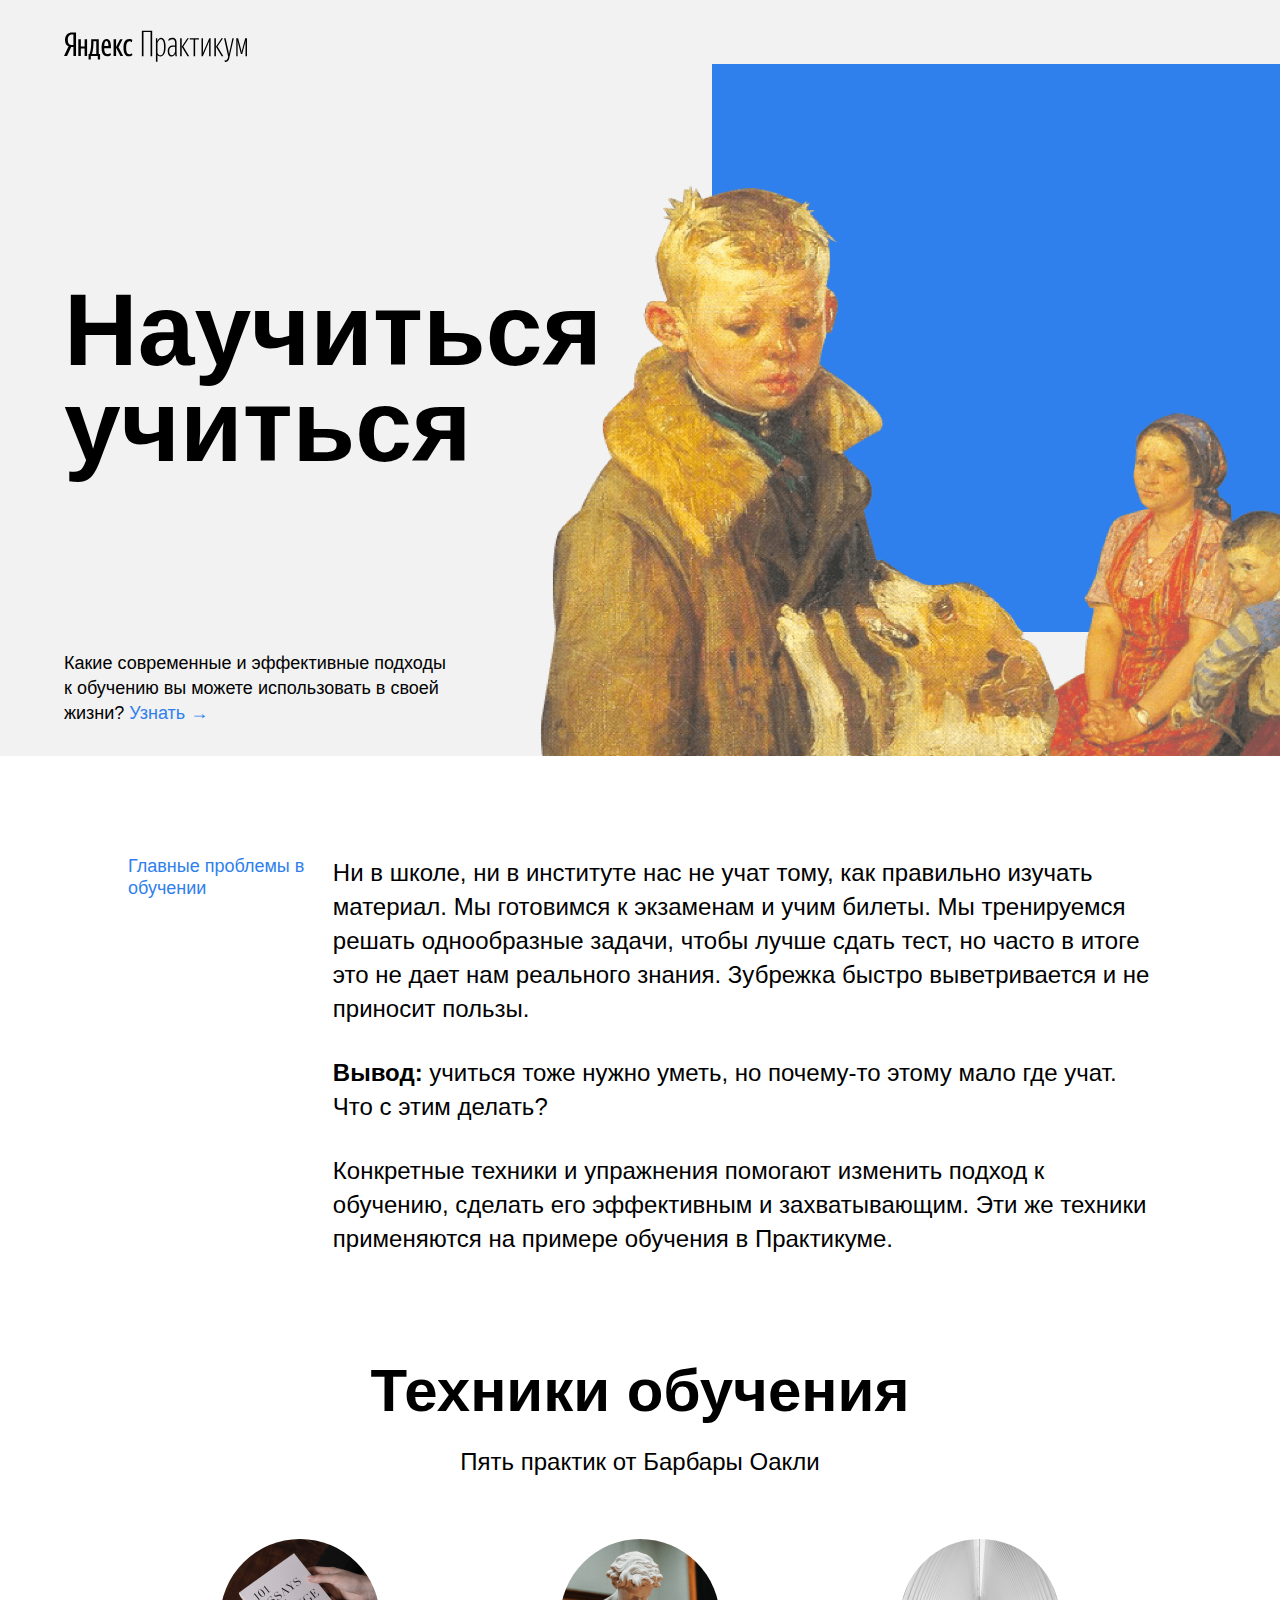
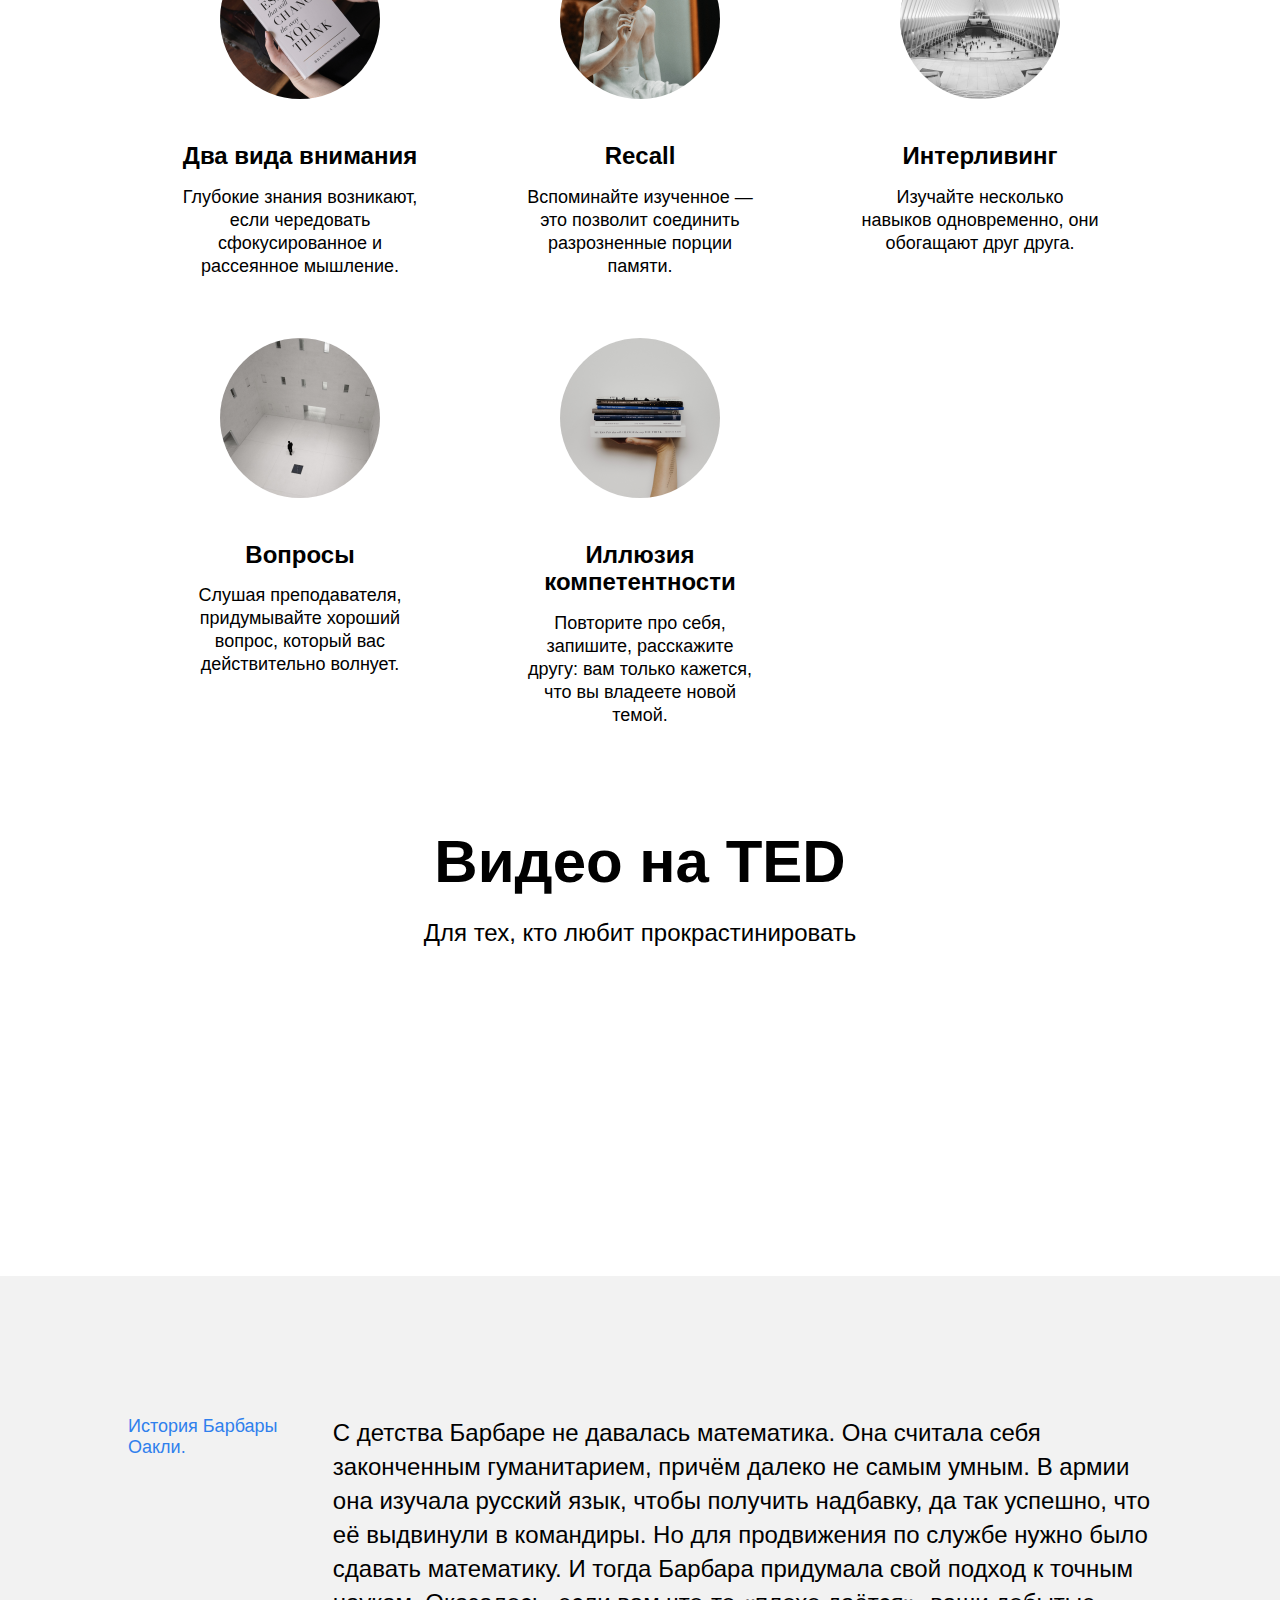
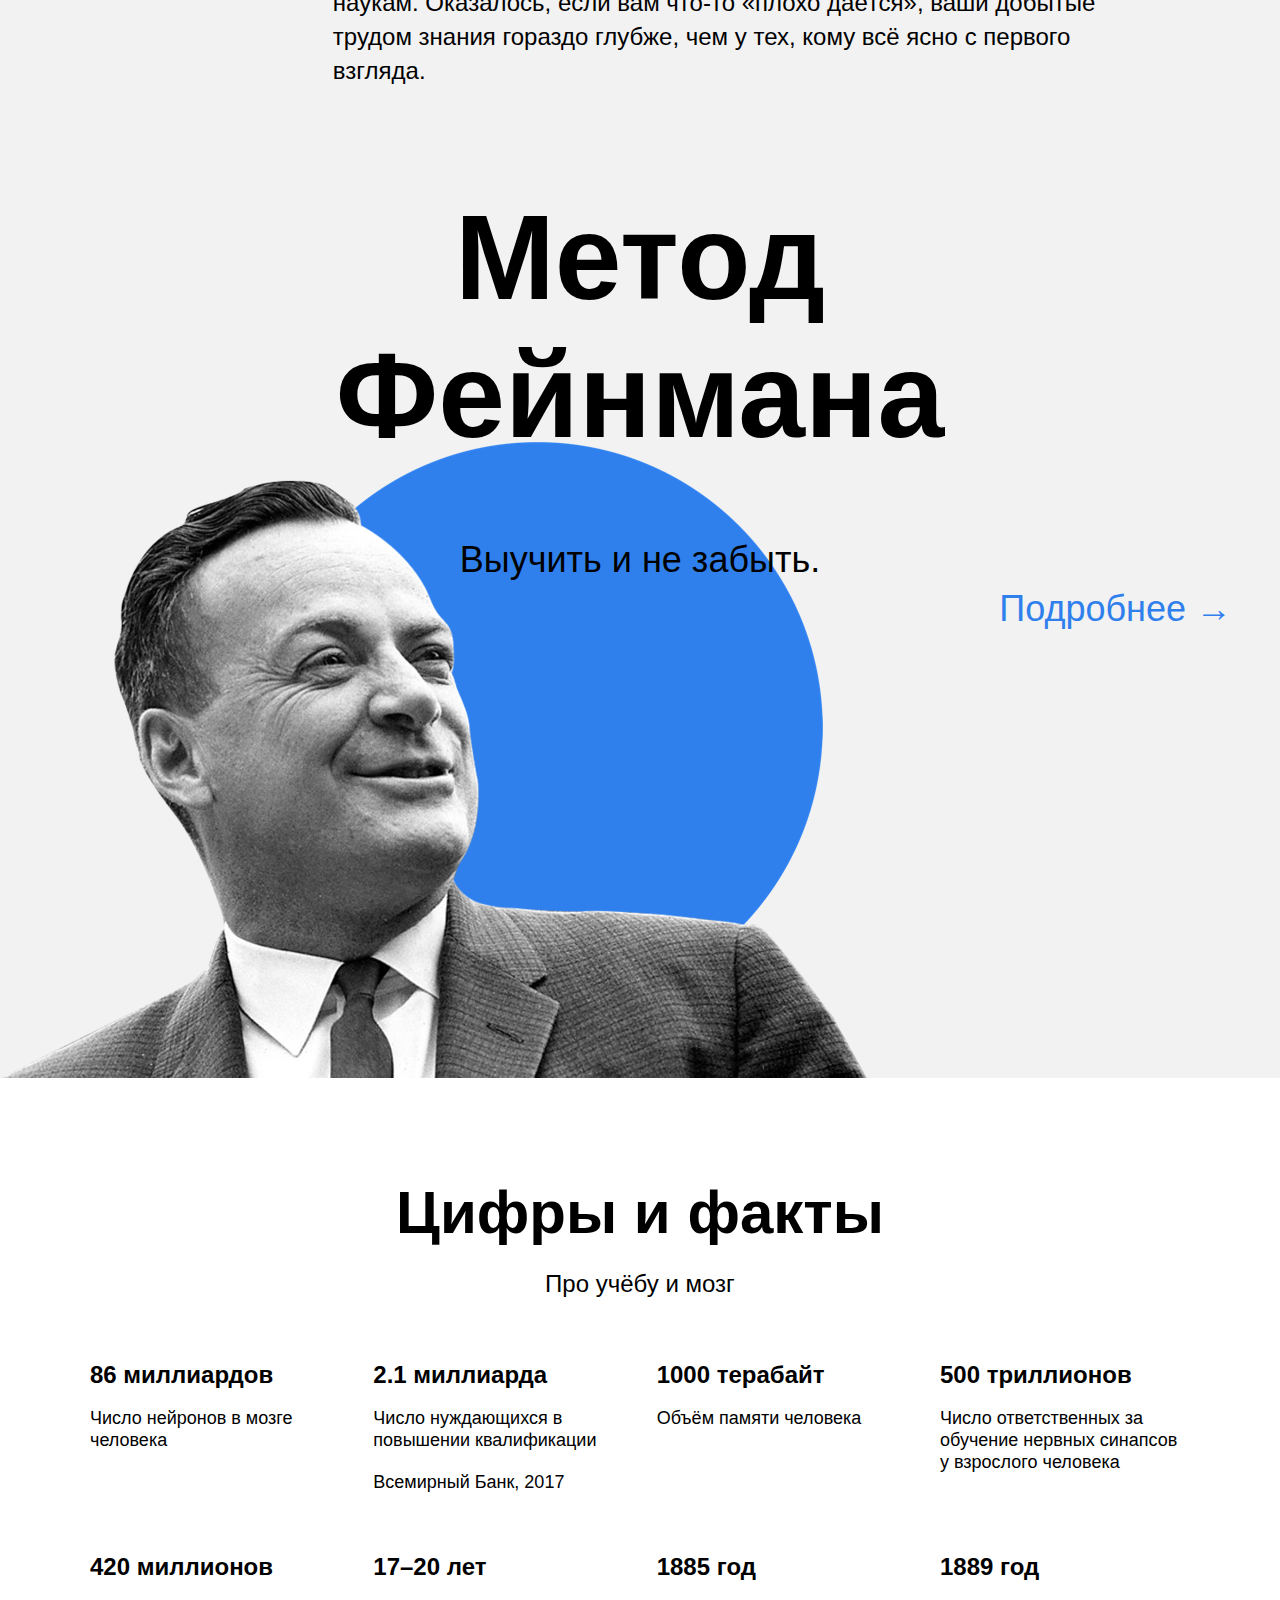
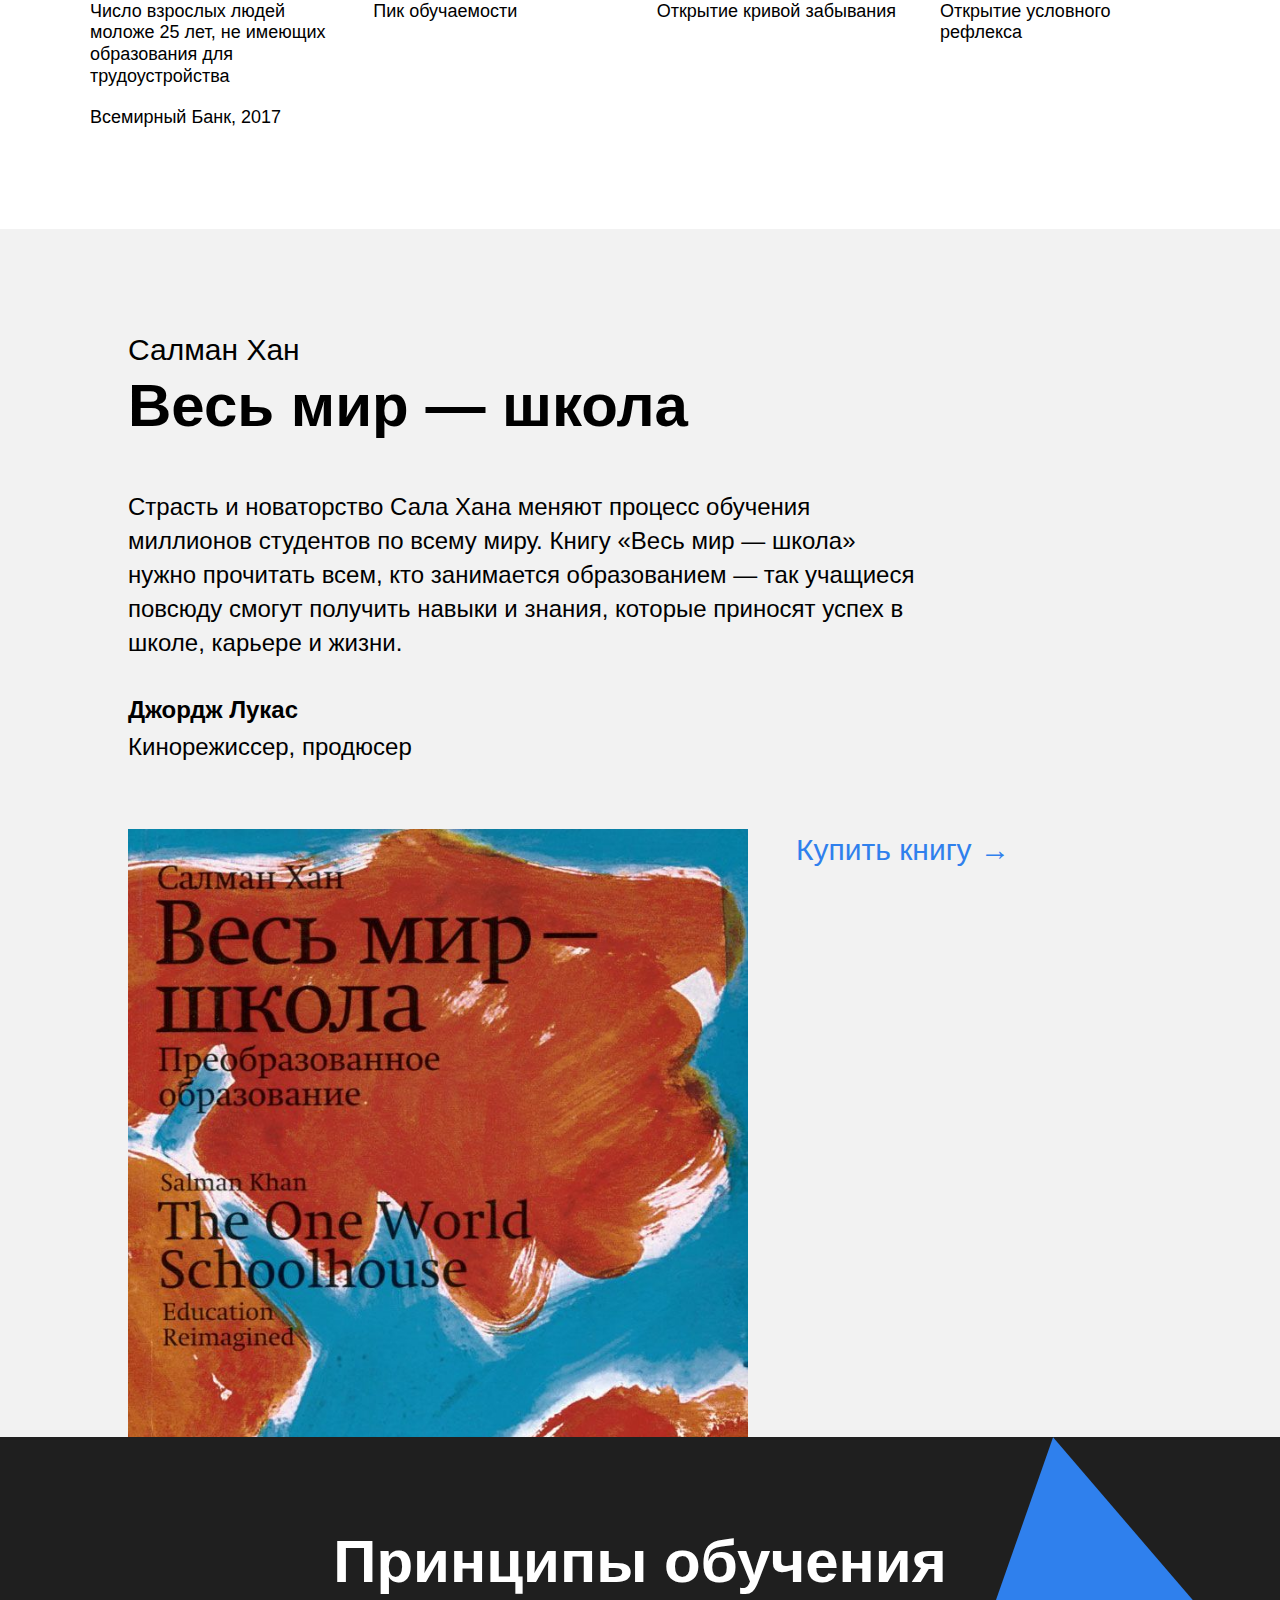
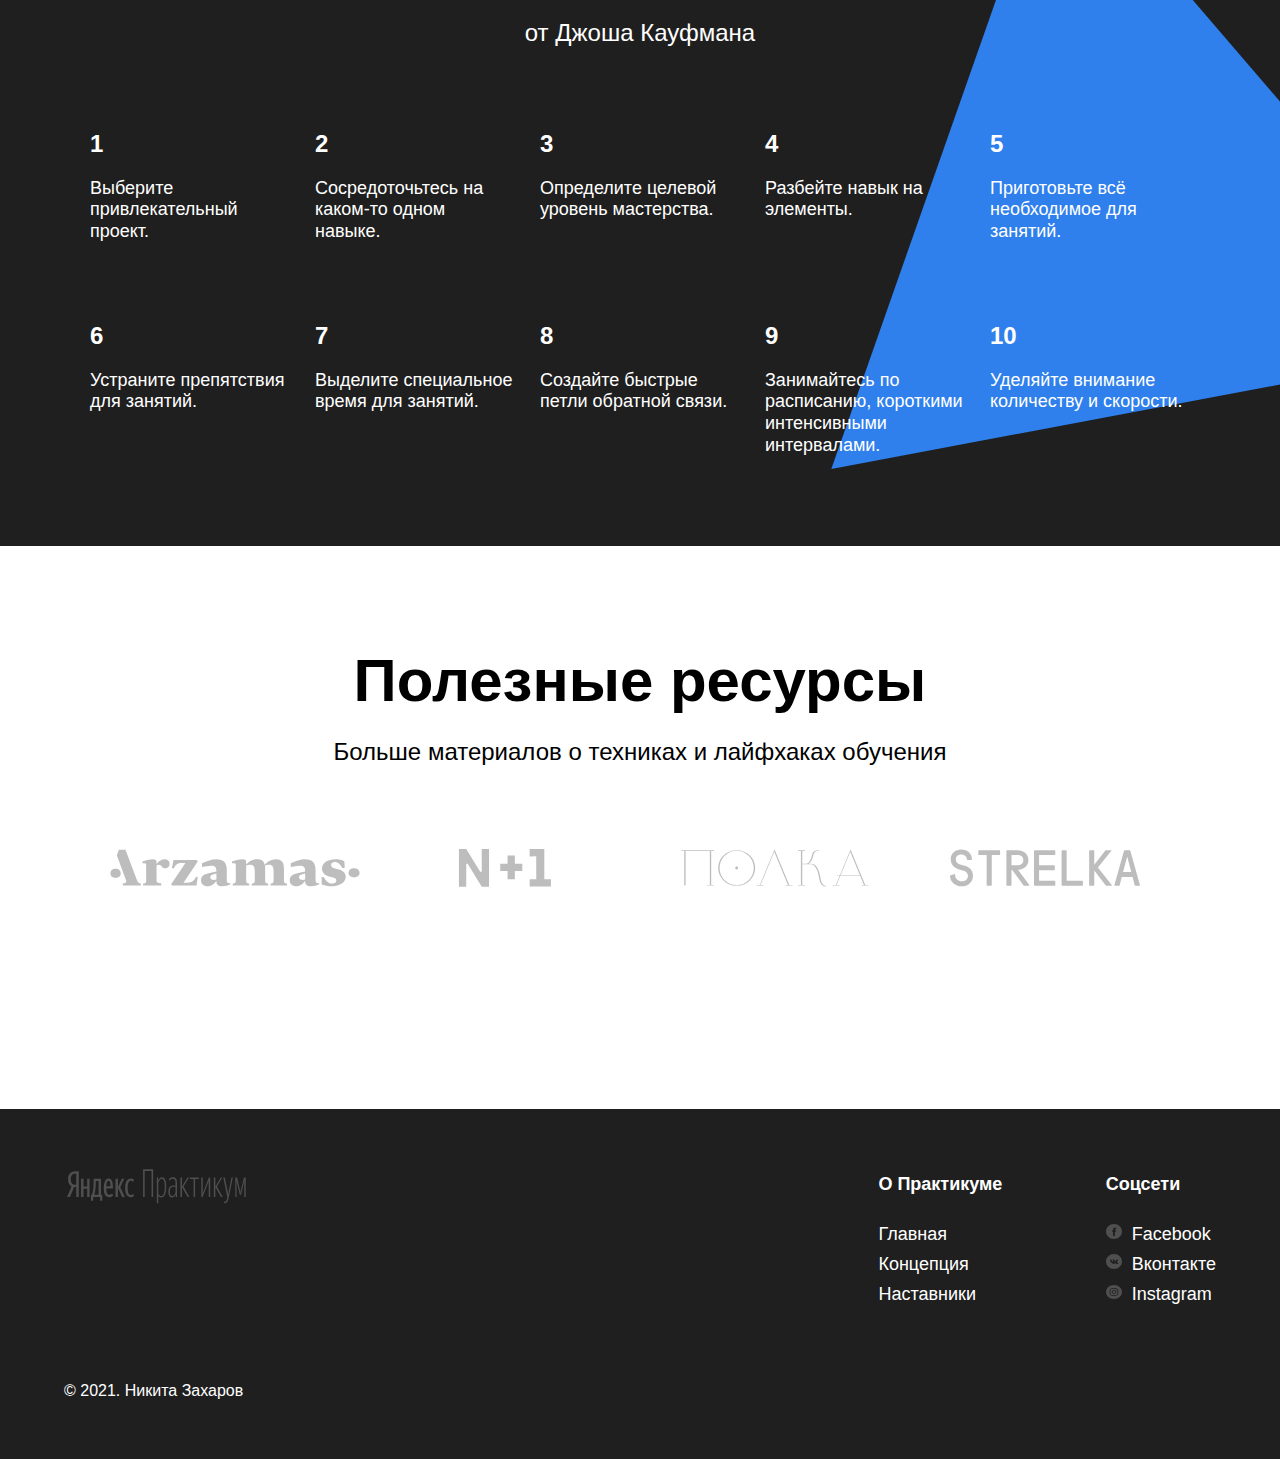
<file: index.html>
<!DOCTYPE html>
<html lang="ru">
<head>
  <meta charset="UTF-8">
  <meta name="viewport" content="width=device-width, initial-scale=1.0">
  <title>Научиться учиться</title>
  <link rel="stylesheet" href="./pages/index.css">
</head>
<body>
  <div class="page">

    <header class="header">
      <img class="logo logo_place_header" src="images/logo_place_header.svg" alt="Логотип Яндекс Практикум">
      <h1 class="header__title">Научиться учиться</h1>
      <p class="header__subtitle">Какие современные и эффективные подходы к обучению вы можете использовать в своей жизни?
        <a href="#" class="header__link" target="_blank">Узнать &rarr;</a>
      </p>
      <img class="header__main-illustration" src="images/header-image.png" alt="Картинка Опять Двойка">
      <div class="header__square-pic rotation"></div>

    </header>
    <main class="content">
      <section class="description">
        <article class="two-columns">
          <h2 class="two-columns__brief">Главные проблемы в обучении</h2>
          <div class="two-columns__main-text">
            <p class="two-columns__paragraph">Ни в школе, ни в институте нас не учат тому, как правильно изучать материал. Мы готовимся к экзаменам и учим билеты. Мы тренируемся решать однообразные задачи, чтобы лучше сдать тест, но часто в итоге это не дает нам реального знания. Зубрежка быстро выветривается и не приносит пользы.</p>
            <p class="two-columns__paragraph">
              <span class="two-columns__span-accent">Вывод:</span> учиться тоже нужно уметь, но почему-то этому мало где учат. Что с этим делать?
            </p>
            <p class="two-columns__paragraph">Конкретные техники и упражнения помогают изменить подход к обучению, сделать его эффективным и захватывающим. Эти же техники применяются на примере обучения в Практикуме.</p>
          </div>
        </article>
      </section>

      <section class="techniques">
        <h2 class="section-title">Техники обучения</h2>
        <h3 class="section-subtitle">Пять практик от Барбары Оакли</h3>
        <ul class="cards">
          <li class="cards__item">
            <img class="cards__image" src="./images/cards-attention.png" alt="два вида внимания">
            <h4 class="cards__title">Два вида внимания</h4>
            <p class="cards__description">Глубокие знания возникают, если чередовать сфокусированное и рассеянное мышление.</p>
          </li>
          <li class="cards__item">
            <img class="cards__image" src="./images/cards-recall.png" alt="Отзыв">
            <h4 class="cards__title">Recall</h4>
            <p class="cards__description">Вспоминайте изученное — это позволит соединить разрозненные порции памяти.</p>
          </li>
          <li class="cards__item">
            <img class="cards__image" src="./images/cards-interliving.png" alt="Интерливинг">
            <h4 class="cards__title">Интерливинг</h4>
            <p class="cards__description">Изучайте несколько навыков одновременно, они обогащают друг друга.</p>
          </li>
          <li class="cards__item">
            <img class="cards__image" src="./images/cards-question.png" alt="Вопросы">
            <h4 class="cards__title">Вопросы</h4>
            <p class="cards__description">Слушая преподавателя, придумывайте хороший вопрос, который вас действительно волнует.</p>
          </li>
          <li class="cards__item">
            <img class="cards__image" src="./images/cards-competence.png" alt="Иллюзия компетентности">
            <h4 class="cards__title">Иллюзия компетентности</h4>
            <p class="cards__description">Повторите про себя, запишите, расскажите другу: вам только кажется, что вы владеете новой темой.</p>
          </li>
        </ul>
      </section>

      <section class="video">
        <h2 class="section-title">Видео нa TED</h2>
        <h3 class="section-subtitle">Для тех, кто любит прокрастинировать</h3>
        <div class="video__iframes">
          <iframe class="video__iframe" src="https://www.youtube.com/embed/5MgBikgcWnY" allow="accelerometer; autoplay; clipboard-write; encrypted-media; gyroscope; picture-in-picture" allowfullscreen></iframe>
          <iframe class="video__iframe" src="https://www.youtube.com/embed/arj7oStGLkU" allow="accelerometer; autoplay; clipboard-write; encrypted-media; gyroscope; picture-in-picture" allowfullscreen></iframe>
        </div>
      </section>

      <section class="oakley">
        <article class="two-columns">
          <h2 class="two-columns__brief">История Барбары Оакли.</h2>
          <div class="two-columns__main-text">
            <p class="two-columns__paragraph">С детства Барбаре не давалась математика. Она считала себя законченным гуманитарием, причём далеко не самым умным. В армии она изучала русский язык, чтобы получить надбавку, да так успешно, что её выдвинули в командиры. Но для продвижения по службе нужно было сдавать математику. И тогда Барбара придумала свой подход к точным наукам. Оказалось, если вам что-то «плохо даётся», ваши добытые трудом знания гораздо глубже, чем у тех, кому всё ясно с первого взгляда.</p>
          </div>
        </article>
      </section>

      <section class="feynman">
        <h2 class="feynman__title">Метод Фейнмана</h2>
        <p class="feynman__subtitle">Выучить и не забыть.</p>
        <a class="feynman__link" href="#" target="_blank">Подробнее &rarr;</a>
        <img class="feynman__photo" src="images/feynman.png" alt="фотография Фейнмана">
      </section>

      <section class="digits">
        <h2 class="section-title">Цифры и факты</h2>
        <h3 class="section-subtitle">Про учёбу и мозг</h3>
        <ul class="table">
          <li class="table__cell">
            <h4 class="table__heading">86 миллиардов</h4>
            <p class="table__text">Число нейронов в мозге человека</p>
          </li>
          <li class="table__cell">
            <h4 class="table__heading">2.1 миллиарда</h4>
            <p class="table__text">Число нуждающихся в повышении квалификации</p>
              <p class="table__text">Всемирный Банк, 2017</p>
          </li>
          <li class="table__cell">
            <h4 class="table__heading">1000 терабайт</h4>
            <p class="table__text">Объём памяти человека</p>
          </li>
          <li class="table__cell">
            <h4 class="table__heading">500 триллионов</h4>
            <p class="table__text">Число ответственных за обучение нервных синапсов у взрослого человека</p>
          </li>
          <li class="table__cell">
            <h4 class="table__heading">420 миллионов</h4>
            <p class="table__text">Число взрослых людей моложе 25 лет, не имеющих образования для трудоустройства</p>
              <p class="table__text">Всемирный Банк, 2017</p>
          </li>
          <li class="table__cell">
            <h4 class="table__heading">17–20 лет</h4>
            <p class="table__text">Пик обучаемости</p>
          </li>
          <li class="table__cell">
            <h4 class="table__heading">1885 год</h4>
            <p class="table__text">Открытие кривой забывания</p>
          </li>
          <li class="table__cell">
            <h4 class="table__heading">1889 год</h4>
            <p class="table__text">Открытие условного рефлекса</p>
          </li>
        </ul>
      </section>

      <section class="khan">
        <div class="khan__container">
          <p class="khan__author">Салман Хан</p>
          <h2 class="khan__title">Весь мир — школа</h2>
          <p class="khan__quote">Страсть и новаторство Сала Хана меняют процесс обучения миллионов студентов по всему миру. Книгу «Весь мир — школа» нужно прочитать всем, кто занимается образованием — так учащиеся повсюду смогут получить навыки и знания, которые приносят успех в школе, карьере и жизни.</p>
          <p class="khan__quote-author">Джордж Лукас</p>
          <p class="khan__quote-author-subline">Кинорежиссер, продюсер</p>
          <div class="khan__book-container">
            <img class="khan__book-pic" src="./images/khan-book.jpg" alt="Книга Салман Хан Весь мир-школа">
            <a class="khan__buy-link" href="#" target="_blank">Купить книгу &rarr;</a>
          </div>
        </div>
      </section>

      <section class="kaufman">
        <h2 class="section-title section-title_theme_dark">Принципы обучения</h2>
        <h3 class="section-subtitle section-subtitle_theme_dark">от Джоша Кауфмана</h3>
        <ul class="table table_theme_dark">
          <li class="table__cell table__cell_theme_dark">
            <h4 class="table__heading table__heading_theme_dark">1</h4>
            <p class="table__text table__text_theme_dark">Выберите привлекательный проект.</p>
          </li>
          <li class="table__cell table__cell_theme_dark">
            <h4 class="table__heading table__heading_theme_dark">2</h4>
            <p class="table__text table__text_theme_dark">Сосредоточьтесь на каком-то одном навыке.</p>
          </li>
          <li class="table__cell table__cell_theme_dark">
            <h4 class="table__heading table__heading_theme_dark">3</h4>
            <p class="table__text table__text_theme_dark">Определите целевой уровень мастерства.</p>
          </li>
          <li class="table__cell table__cell_theme_dark">
            <h4 class="table__heading table__heading_theme_dark">4</h4>
            <p class="table__text table__text_theme_dark">Разбейте навык на элементы.</p>
          </li>
          <li class="table__cell table__cell_theme_dark">
            <h4 class="table__heading table__heading_theme_dark">5</h4>
            <p class="table__text table__text_theme_dark">Приготовьте всё необходимое для занятий.</p>
          </li>
          <li class="table__cell table__cell_theme_dark">
            <h4 class="table__heading table__heading_theme_dark">6</h4>
            <p class="table__text table__text_theme_dark">Устраните препятствия для занятий.</p>
          </li>
          <li class="table__cell table__cell_theme_dark">
            <h4 class="table__heading table__heading_theme_dark">7</h4>
            <p class="table__text table__text_theme_dark">Выделите специальное время для занятий.</p>
          </li>
          <li class="table__cell table__cell_theme_dark">
            <h4 class="table__heading table__heading_theme_dark">8</h4>
            <p class="table__text table__text_theme_dark">Создайте быстрые петли обратной связи.</p>
          </li>
          <li class="table__cell table__cell_theme_dark">
            <h4 class="table__heading table__heading_theme_dark">9</h4>
            <p class="table__text table__text_theme_dark">Занимайтесь по расписанию, короткими интенсивными интервалами.</p>
          </li>
          <li class="table__cell table__cell_theme_dark">
            <h4 class="table__heading table__heading_theme_dark">10</h4>
            <p class="table__text table__text_theme_dark">Уделяйте внимание количеству и скорости.</p>
          </li>
        </ul>
        <div class="kaufman__triangle rotation">
        </div>
      </section>

      <section class="resources">
        <h2 class="section-title">Полезные ресурсы</h2>
        <h3 class="section-subtitle">Больше материалов о техниках и лайфхаках обучения</h3>
        <ul class="resources__logo-zone">
          <li><a href="#" target="_blank"><img class="resources__logo" src="./images/logo/resources-arzamas.svg" alt="Арзамас"></a></li>
          <li><a href="#" target="_blank"><img class="resources__logo" src="./images/logo/resources-n1.svg" alt="н+1"></a></li>
          <li><a href="#" target="_blank"><img class="resources__logo" src="./images/logo/resources-polka.svg" alt="полка"></a></li>
          <li><a href="#" target="_blank"><img class="resources__logo" src="./images/logo/resources-strelka.svg" alt="стрелка"></a></li>
        </ul>
      </section>
    </main>
    <footer class="footer">
      <section class="footer__columns">
        <div class="footer__column footer__column_content_copyright">
          <img class="logo logo_place_footer" src="images/logo_place_footer.svg" alt="Логотип Яндекс Практикум">
          <p class="footer__author">&#169; 2021. Никита Захаров</p>
        </div>
        <nav class="footer__column footer__column_content_info">
          <h3 class="footer__column-heading">О Практикуме</h3>
          <ul class="footer__column-links">
            <li><a class="footer__column-link" href="#" target="_blank">Главная</a></li>
            <li><a class="footer__column-link" href="#" target="_blank">Концепция</a></li>
            <li><a class="footer__column-link" href="#" target="_blank">Наставники</a></li>
          </ul>
        </nav>
        <nav class="footer__column footer__column_content_social">
          <h3 class="footer__column-heading">Соцсети</h3>
          <ul class="footer__column-links">
            <li><a class="footer__column-link" target="_blank" href="https://www.facebook.com/yandex.praktikum/"><img class="footer__social-icon" src="images/facebook_color_white.svg" alt="Фэйсбук">Facebook</a></li>
            <li><a class="footer__column-link" target="_blank" href="https://vk.com/yandex.praktikum"><img class="footer__social-icon" src="images/vk_color_white.svg" alt="Вконтакте">Вконтакте</a></li>
            <li><a class="footer__column-link" target="_blank" href="https://www.instagram.com/yndx.praktikum/"><img class="footer__social-icon" src="images/instagram_color_white.svg" alt="Инстаграм">Instagram</a></li>
          </ul>
        </nav>
      </section>
    </footer>
  </div>
</body>
</html>
</file>
<file: pages/index.css>
@import url(../vendor/normalize.css);
@import url(../bloсks/page/page.css);
@import url(../bloсks/description/description.css);
@import url(../bloсks/digits/digits.css);
@import url(../bloсks/feynman/feynman.css);
@import url(../bloсks/feynman/__photo/feynman__foto.css);
@import url(../bloсks/feynman/__link/feynman__link.css);
@import url(../bloсks/feynman/__subtitle/feynman__subtitle.css);
@import url(../bloсks/feynman/__title/feynman__title.css);
@import url(../bloсks/footer/footer.css);
@import url(../bloсks/footer/__author/footer__author.css);
@import url(../bloсks/footer/__column-heading/footer__column-heading.css);
@import url(../bloсks/footer/__column-link/footer__column-link.css);
@import url(../bloсks/footer/__column-links/footer__column-links.css);
@import url(../bloсks/footer/__column/footer__column.css);
@import url(../bloсks/footer/__column/_content/footer__column_content_copyright.css);
@import url(../bloсks/footer/__column/_content/footer__column_content_social.css);
@import url(../bloсks/footer/__columns/footer__columns.css);
@import url(../bloсks/footer/__social-icon/footer__social-icon.css);
@import url(../bloсks/header/header.css);
@import url(../bloсks/header/__link/header__link.css);
@import url(../bloсks/header/__main-illustration/header__main-illustration.css);
@import url(../bloсks/header/__square-pic/header__square-pic.css);
@import url(../bloсks/header/__subtitle/header__subtitle.css);
@import url(../bloсks/header/__title/header__title.css);
@import url(../bloсks/kaufman/kaufman.css);
@import url(../bloсks/kaufman/__triangle/kaufman__triangle.css);
@import url(../bloсks/logo/logo.css);
@import url(../bloсks/logo/_place/logo_place_footer.css);
@import url(../bloсks/logo/_place/logo_place_header.css);
@import url(../bloсks/rotation/rotation.css);
@import url(../bloсks/section-subtitle/section-subtitle.css);
@import url(../bloсks/section-subtitle/_theme/section-subtitle_theme_dark.css);
@import url(../bloсks/section-title/section-title.css);
@import url(../bloсks/section-title/_theme/section-title_theme_dark.css);
@import url(../bloсks/table/table.css);
@import url(../bloсks/table/__cell/table__cell.css);
@import url(../bloсks/table/__cell/_theme/table__cell_theme_dark.css);
@import url(../bloсks/table/__heading/table__heading.css);
@import url(../bloсks/table/__heading/_theme/table__heading_theme_dark.css);
@import url(../bloсks/table/__text/table__text.css);
@import url(../bloсks/table/__text/_theme/table__text_theme_dark.css);
@import url(../bloсks/two-columns/two-columns.css);
@import url(../bloсks/two-columns/__brief/two-columns__brief.css);
@import url(../bloсks/two-columns/__main-text/two-columns__main-text.css);
@import url(../bloсks/two-columns/__paragraph/two-columns__paragraph.css);
@import url(../bloсks/two-columns/__span-accent/two-columns__span-accent.css);
@import url(../bloсks/techniques/techniques.css);
@import url(../bloсks/cards/cards.css);
@import url(../bloсks/cards/__title/cards__title.css);
@import url(../bloсks/cards/__item/cards__item.css);
@import url(../bloсks/cards/__image/cards__image.css);
@import url(../bloсks/cards/__description/cards__description.css);
@import url(../bloсks/video/video.css);
@import url(../bloсks/video/__iframes/video__iframes.css);
@import url(../bloсks/video/__iframe/video__iframe.css);
@import url(../bloсks/oakley/oakley.css);
@import url(../bloсks/khan/khan.css);
@import url(../bloсks/khan/__container/khan__container.css);
@import url(../bloсks/khan/__author/khan__author.css);
@import url(../bloсks/khan/__title/khan__title.css);
@import url(../bloсks/khan/__quote/khan__quote.css);
@import url(../bloсks/khan/__quote-author/khan__quote-author.css);
@import url(../bloсks/khan/__quote-author-subline/khan__quote-author-subline.css);
@import url(../bloсks/khan/__book-container/khan__book-conteiner.css);
@import url(../bloсks/khan/__book-pic/khan__book-pic.css);
@import url(../bloсks/khan/__buy-link/khan__buy-link.css);
@import url(../bloсks/resources/resources.css);
@import url(../bloсks/resources/__logo-zone/resources__logo-zone.css);
@import url(../bloсks/resources/__logo/resources__logo.css);
</file>
